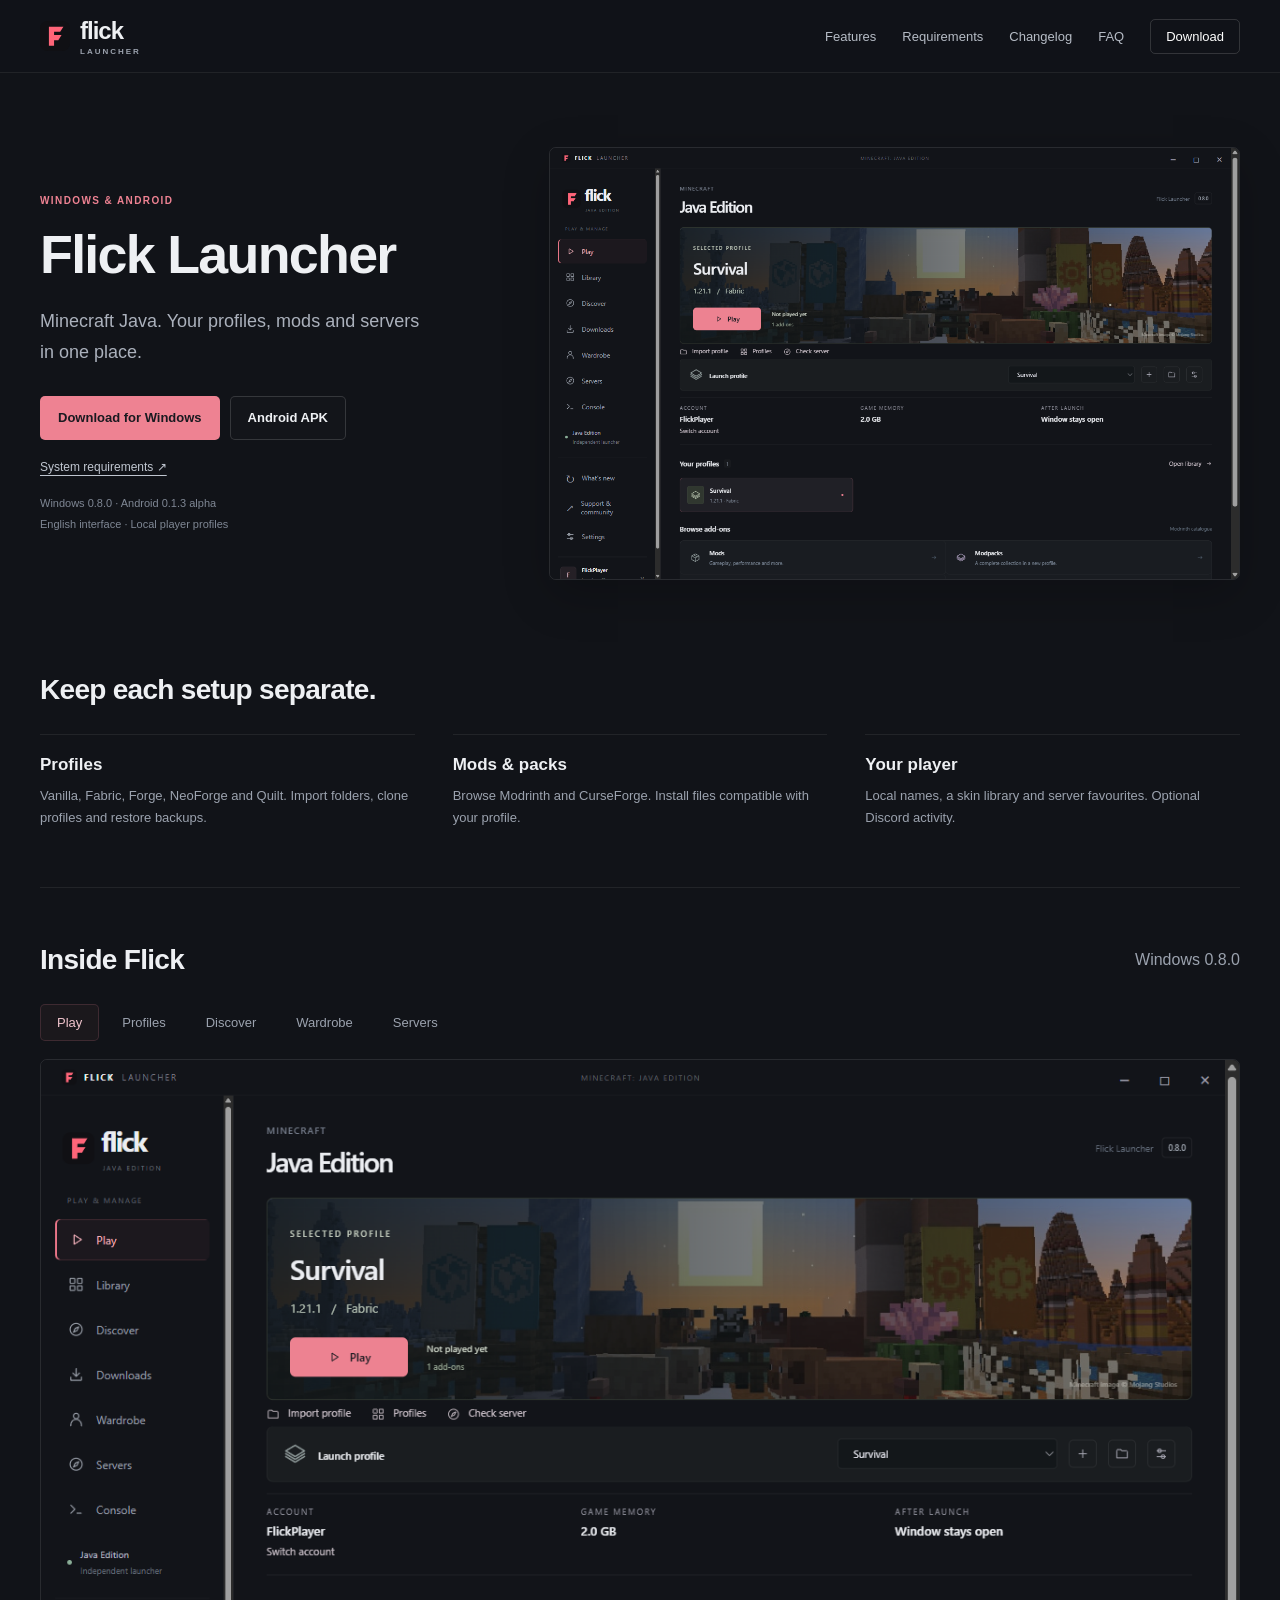
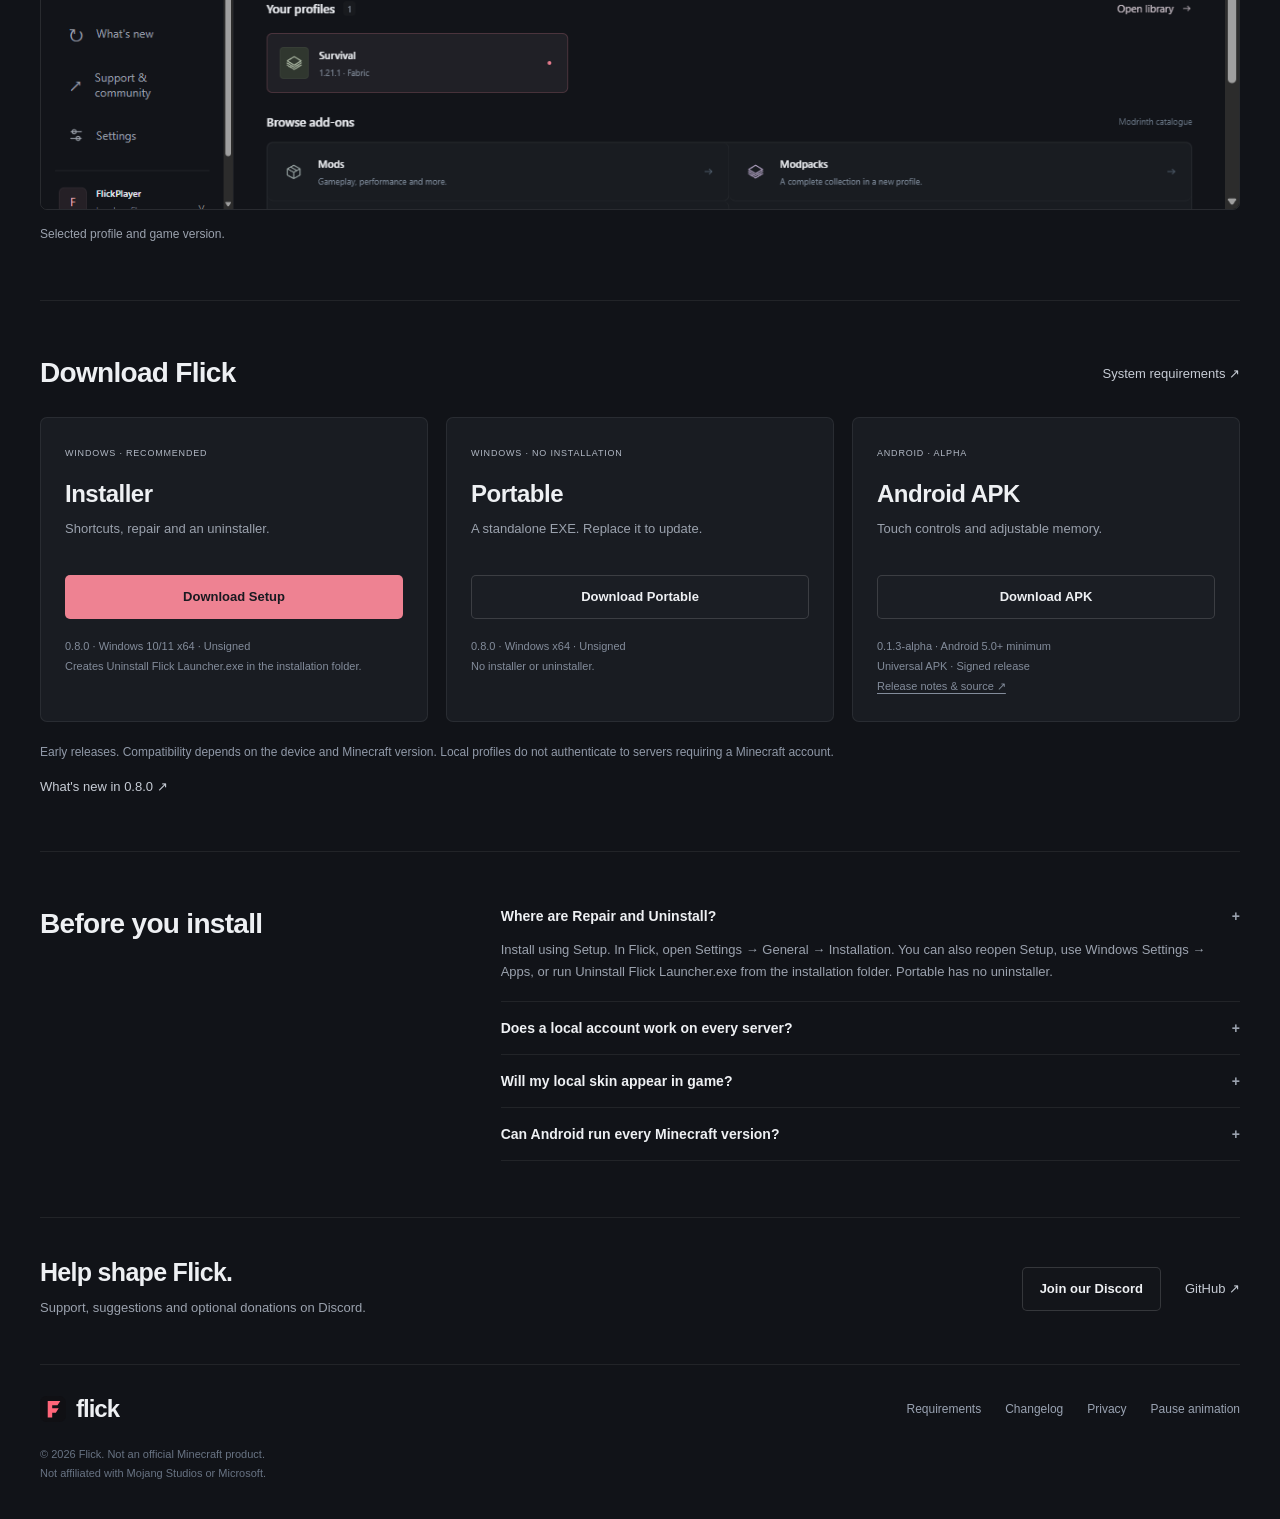
<file: index.html>
<!doctype html><html lang="en"><head><meta charset="utf-8"><meta name="viewport" content="width=device-width,initial-scale=1"><meta name="theme-color" content="#111318"><meta name="description" content="Flick Launcher for Minecraft Java. Local profiles, Modrinth and CurseForge. Download for Windows or Android."><meta property="og:title" content="Flick Launcher"><meta property="og:description" content="Minecraft Java for Windows and Android."><meta property="og:image" content="https://oskartrzaskawka.github.io/flick-launcher-site/assets/launcher-home.png"><meta property="og:type" content="website"><link rel="canonical" href="https://oskartrzaskawka.github.io/flick-launcher-site/"><title>Flick Launcher - Minecraft Java</title><link rel="icon" href="assets/mark.svg"><link rel="stylesheet" href="styles.css"><script src="app.js" defer></script></head><body><a class="skip-link" href="#main">Skip to content</a>
<header class="site-header"><div class="nav-wrap"><a class="brand" href="./"><img src="assets/mark.svg" width="30" height="30" alt=""><span>flick<span class="brand-sub">LAUNCHER</span></span></a><button class="menu-toggle" aria-label="Open navigation" aria-expanded="false" aria-controls="navigation">Menu</button><nav id="navigation" aria-label="Main navigation"><a href="#features">Features</a><a href="requirements.html">Requirements</a><a href="changelog.html">Changelog</a><a href="#faq">FAQ</a><a class="nav-cta" href="#download">Download</a></nav></div></header>
<main id="main"><section class="hero section-wrap"><div class="hero-copy"><p class="eyebrow">WINDOWS &amp; ANDROID</p><h1>Flick Launcher</h1><p class="hero-description">Minecraft Java. Your profiles, mods and servers in one place.</p><div class="hero-actions"><a class="button primary" href="https://github.com/OskarTrzaskawka/flick-launcher-site/releases/download/v0.8.0/Flick-Launcher-Setup.exe">Download for Windows</a><a class="button outline" href="#android-download">Android APK</a></div><a class="requirements-shortcut" href="requirements.html">System requirements &#8599;</a><p class="hero-footnote">Windows 0.8.0 &middot; Android 0.1.3 alpha<br>English interface &middot; Local player profiles</p></div><button class="image-button hero-visual" data-image="assets/launcher-home.png" data-caption="Flick Launcher 0.8.0 - Play" aria-label="Enlarge launcher screenshot"><img src="assets/launcher-home.png" width="1920" height="1080" alt="Flick Launcher Play screen" fetchpriority="high"></button></section>
<section id="features" class="section-wrap feature-section"><div class="section-heading"><h2>Keep each setup separate.</h2></div><div class="benefit-grid"><article><h3>Profiles</h3><p>Vanilla, Fabric, Forge, NeoForge and Quilt. Import folders, clone profiles and restore backups.</p></article><article><h3>Mods &amp; packs</h3><p>Browse Modrinth and CurseForge. Install files compatible with your profile.</p></article><article><h3>Your player</h3><p>Local names, a skin library and server favourites. Optional Discord activity.</p></article></div></section>
<section id="inside" class="section-wrap inside"><div class="section-heading"><h2>Inside Flick</h2><span class="muted">Windows 0.8.0</span></div><div class="gallery-tabs" role="tablist" aria-label="Launcher screenshots"><button role="tab" id="tab-play" aria-selected="true" aria-controls="screenshot-panel" data-shot="play" >Play</button><button role="tab" id="tab-library" aria-selected="false" aria-controls="screenshot-panel" data-shot="library" tabindex="-1">Profiles</button><button role="tab" id="tab-discover" aria-selected="false" aria-controls="screenshot-panel" data-shot="discover" tabindex="-1">Discover</button><button role="tab" id="tab-wardrobe" aria-selected="false" aria-controls="screenshot-panel" data-shot="wardrobe" tabindex="-1">Wardrobe</button><button role="tab" id="tab-servers" aria-selected="false" aria-controls="screenshot-panel" data-shot="servers" tabindex="-1">Servers</button></div><div id="screenshot-panel" role="tabpanel" aria-labelledby="tab-play"><button id="gallery-enlarge" class="image-button gallery-frame" data-image="assets/launcher-home.png" data-caption="Flick Launcher 0.8.0 - Play" aria-label="Enlarge screenshot"><img id="gallery-image" src="assets/launcher-home.png" width="1920" height="1080" alt="Flick Launcher Play screen" loading="lazy"></button><p id="gallery-description" class="gallery-caption">Selected profile and game version.</p></div></section>
<section id="download" class="section-wrap download-section"><div class="section-heading"><h2>Download Flick</h2><a class="text-link" href="requirements.html">System requirements &#8599;</a></div><div class="download-grid"><article><span class="label">WINDOWS &middot; RECOMMENDED</span><h3>Installer</h3><p>Shortcuts, repair and an uninstaller.</p><a class="button primary" href="https://github.com/OskarTrzaskawka/flick-launcher-site/releases/download/v0.8.0/Flick-Launcher-Setup.exe">Download Setup</a><small>0.8.0 &middot; Windows 10/11 x64 &middot; Unsigned<br>Creates Uninstall Flick Launcher.exe in the installation folder.</small></article><article><span class="label">WINDOWS &middot; NO INSTALLATION</span><h3>Portable</h3><p>A standalone EXE. Replace it to update.</p><a class="button outline" href="https://github.com/OskarTrzaskawka/flick-launcher-site/releases/download/v0.8.0/Flick-Launcher-Portable.exe">Download Portable</a><small>0.8.0 &middot; Windows x64 &middot; Unsigned<br>No installer or uninstaller.</small></article><article id="android-download"><span class="label">ANDROID &middot; ALPHA</span><h3>Android APK</h3><p>Touch controls and adjustable memory.</p><a class="button outline" href="https://github.com/OskarTrzaskawka/flick-launcher-site/releases/download/android-v0.1.3-alpha/Flick-Launcher-Android-0.1.3-alpha-universal.apk">Download APK</a><small>0.1.3-alpha &middot; Android 5.0+ minimum<br>Universal APK &middot; Signed release<br><a href="https://github.com/OskarTrzaskawka/flick-launcher-site/releases/tag/android-v0.1.3-alpha">Release notes &amp; source &#8599;</a></small></article></div><p class="compatibility-note">Early releases. Compatibility depends on the device and Minecraft version. Local profiles do not authenticate to servers requiring a Minecraft account.</p><a class="text-link" href="changelog.html">What's new in 0.8.0 &#8599;</a></section>
<section id="faq" class="section-wrap faq"><div><h2>Before you install</h2></div><div class="faq-list"><details open><summary>Where are Repair and Uninstall?<span>+</span></summary><p>Install using Setup. In Flick, open Settings &rarr; General &rarr; Installation. You can also reopen Setup, use Windows Settings &rarr; Apps, or run Uninstall Flick Launcher.exe from the installation folder. Portable has no uninstaller.</p></details><details><summary>Does a local account work on every server?<span>+</span></summary><p>No. Local names work in singleplayer and on servers that accept them. Flick has no Microsoft sign-in and does not grant a Minecraft licence.</p></details><details><summary>Will my local skin appear in game?<span>+</span></summary><p>Local skins require CustomSkinLoader in a compatible modded profile. Other players need compatible skin support too.</p></details><details><summary>Can Android run every Minecraft version?<span>+</span></summary><p>No. Game versions, Java runtimes, graphics drivers and available memory affect compatibility. This APK is an alpha; native 16 KB page-size support remains incomplete.</p></details></div></section>
<section id="project" class="section-wrap project"><div><h2>Help shape Flick.</h2><p>Support, suggestions and optional donations on Discord.</p></div><div class="project-actions"><a class="button outline" data-contact-link href="https://discord.gg/nEhCu8DY2R">Join our Discord</a><a class="text-link" data-project-link href="https://github.com/OskarTrzaskawka/flick-launcher-site">GitHub &#8599;</a></div></section></main>
<footer class="section-wrap"><div class="footer-top"><a class="brand" href="./"><img src="assets/mark.svg" width="26" height="26" alt=""><span>flick</span></a><div><a href="requirements.html">Requirements</a><a href="changelog.html">Changelog</a><a href="privacy.html">Privacy</a><button id="motion-toggle" aria-pressed="false">Pause animation</button></div></div><div class="footer-bottom"><p>&copy; 2026 Flick. Not an official Minecraft product.<br>Not affiliated with Mojang Studios or Microsoft.</p></div></footer>
<dialog id="lightbox" aria-label="Screenshot viewer"><div class="lightbox-header"><p id="lightbox-caption"></p><button id="close-lightbox" aria-label="Close screenshot">Close &#215;</button></div><img id="lightbox-image" alt=""></dialog></body></html>
</file>
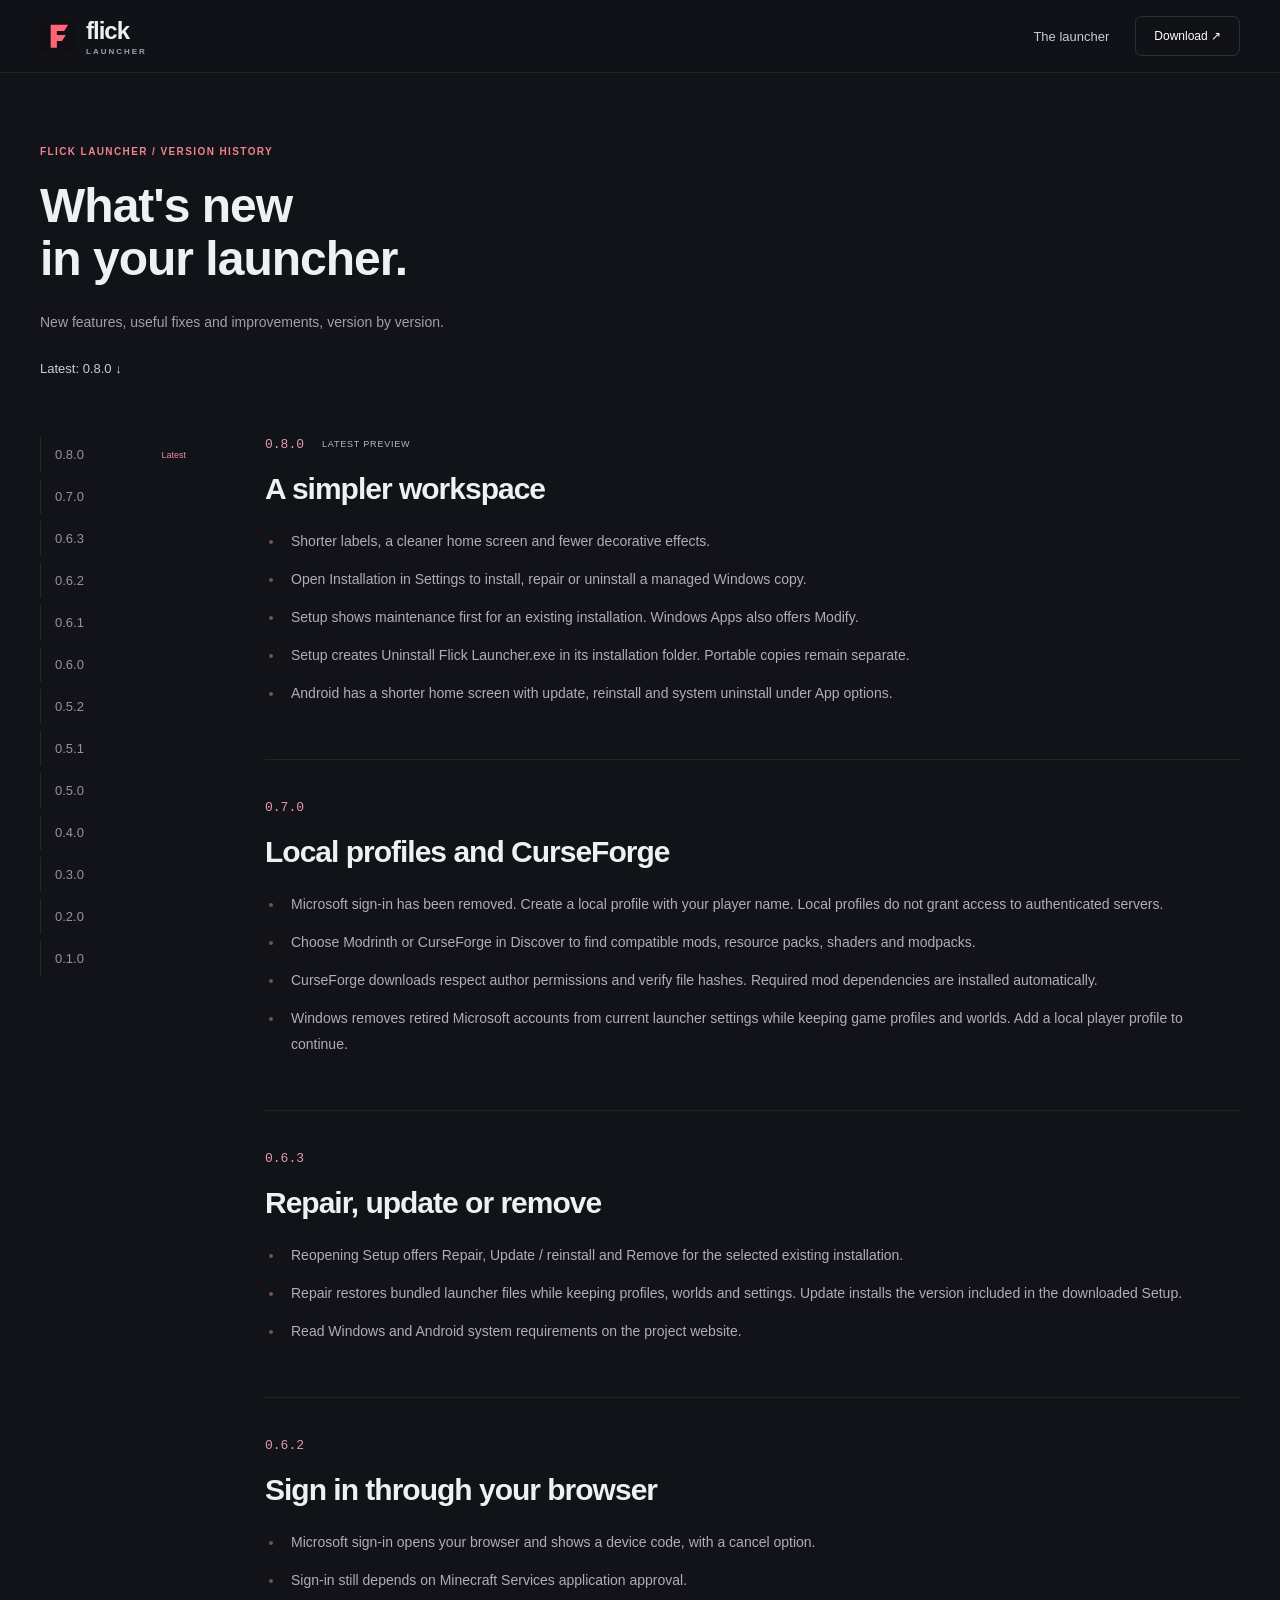
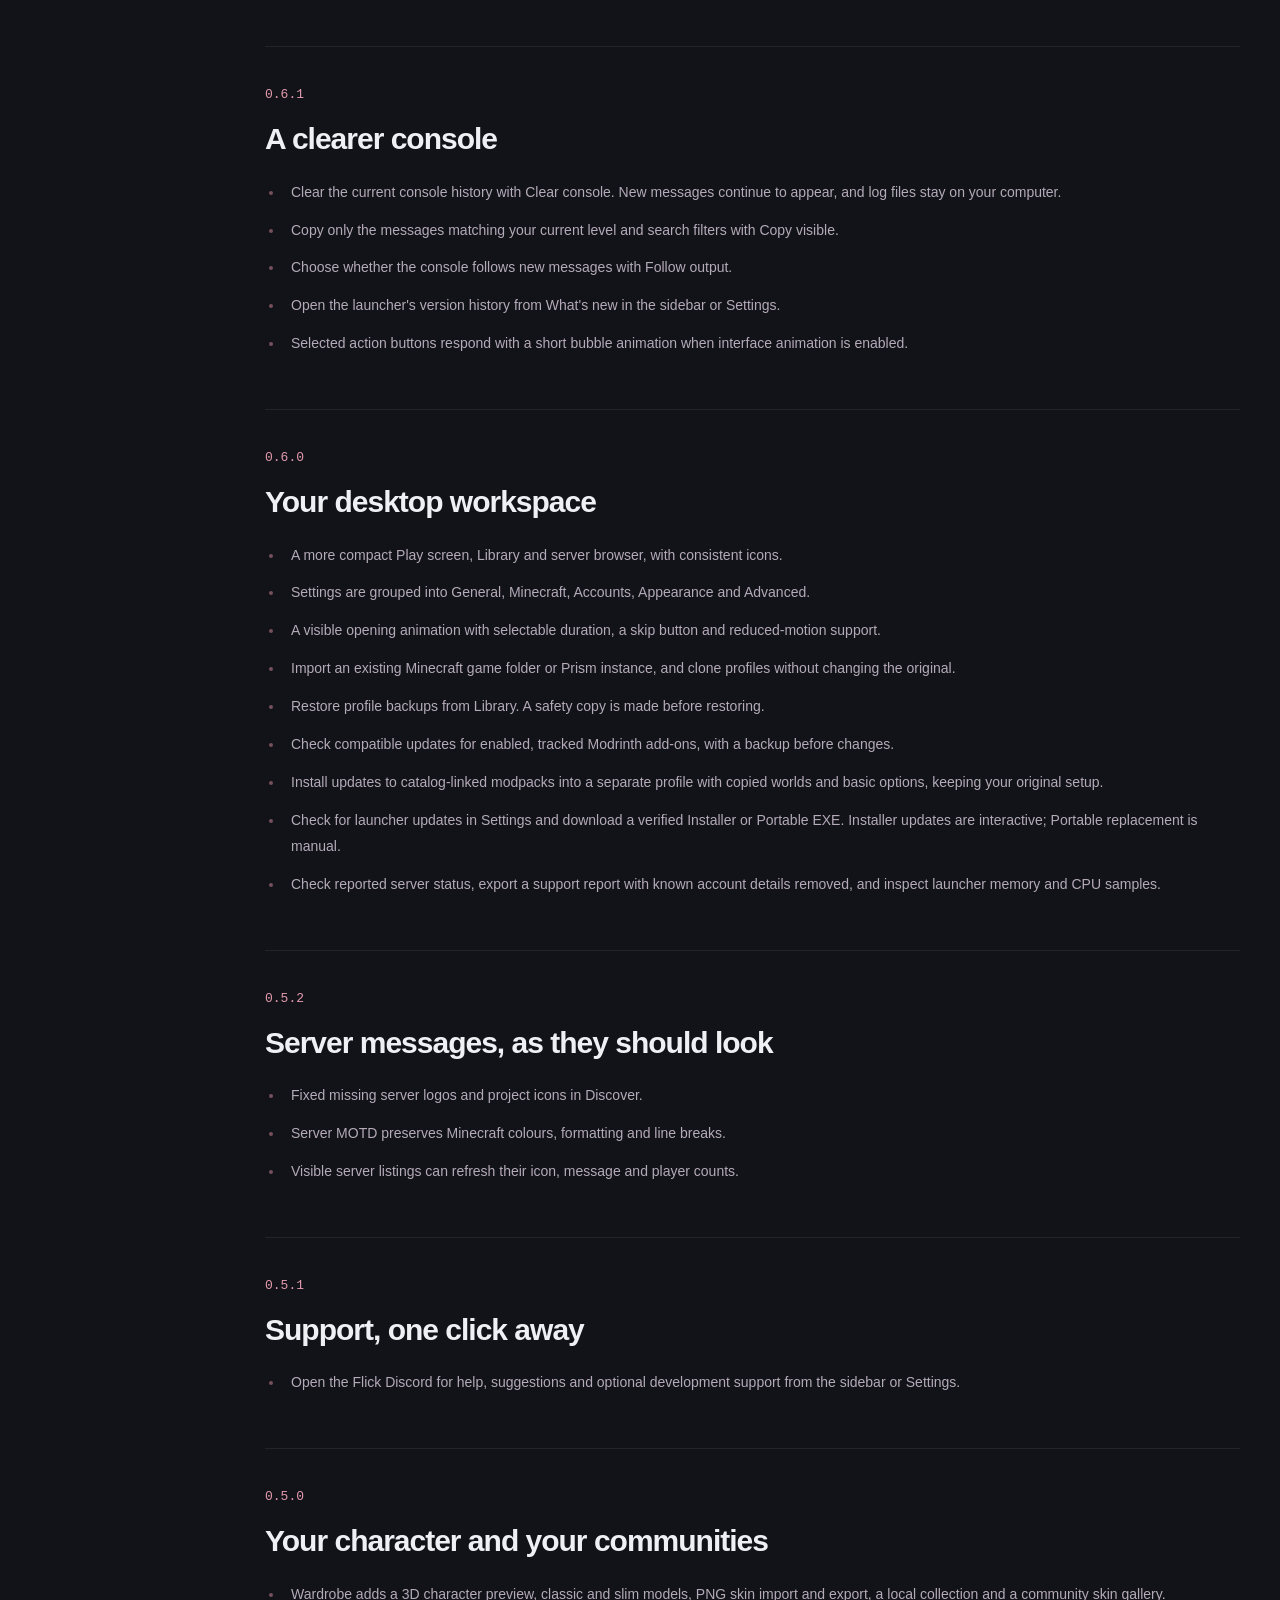
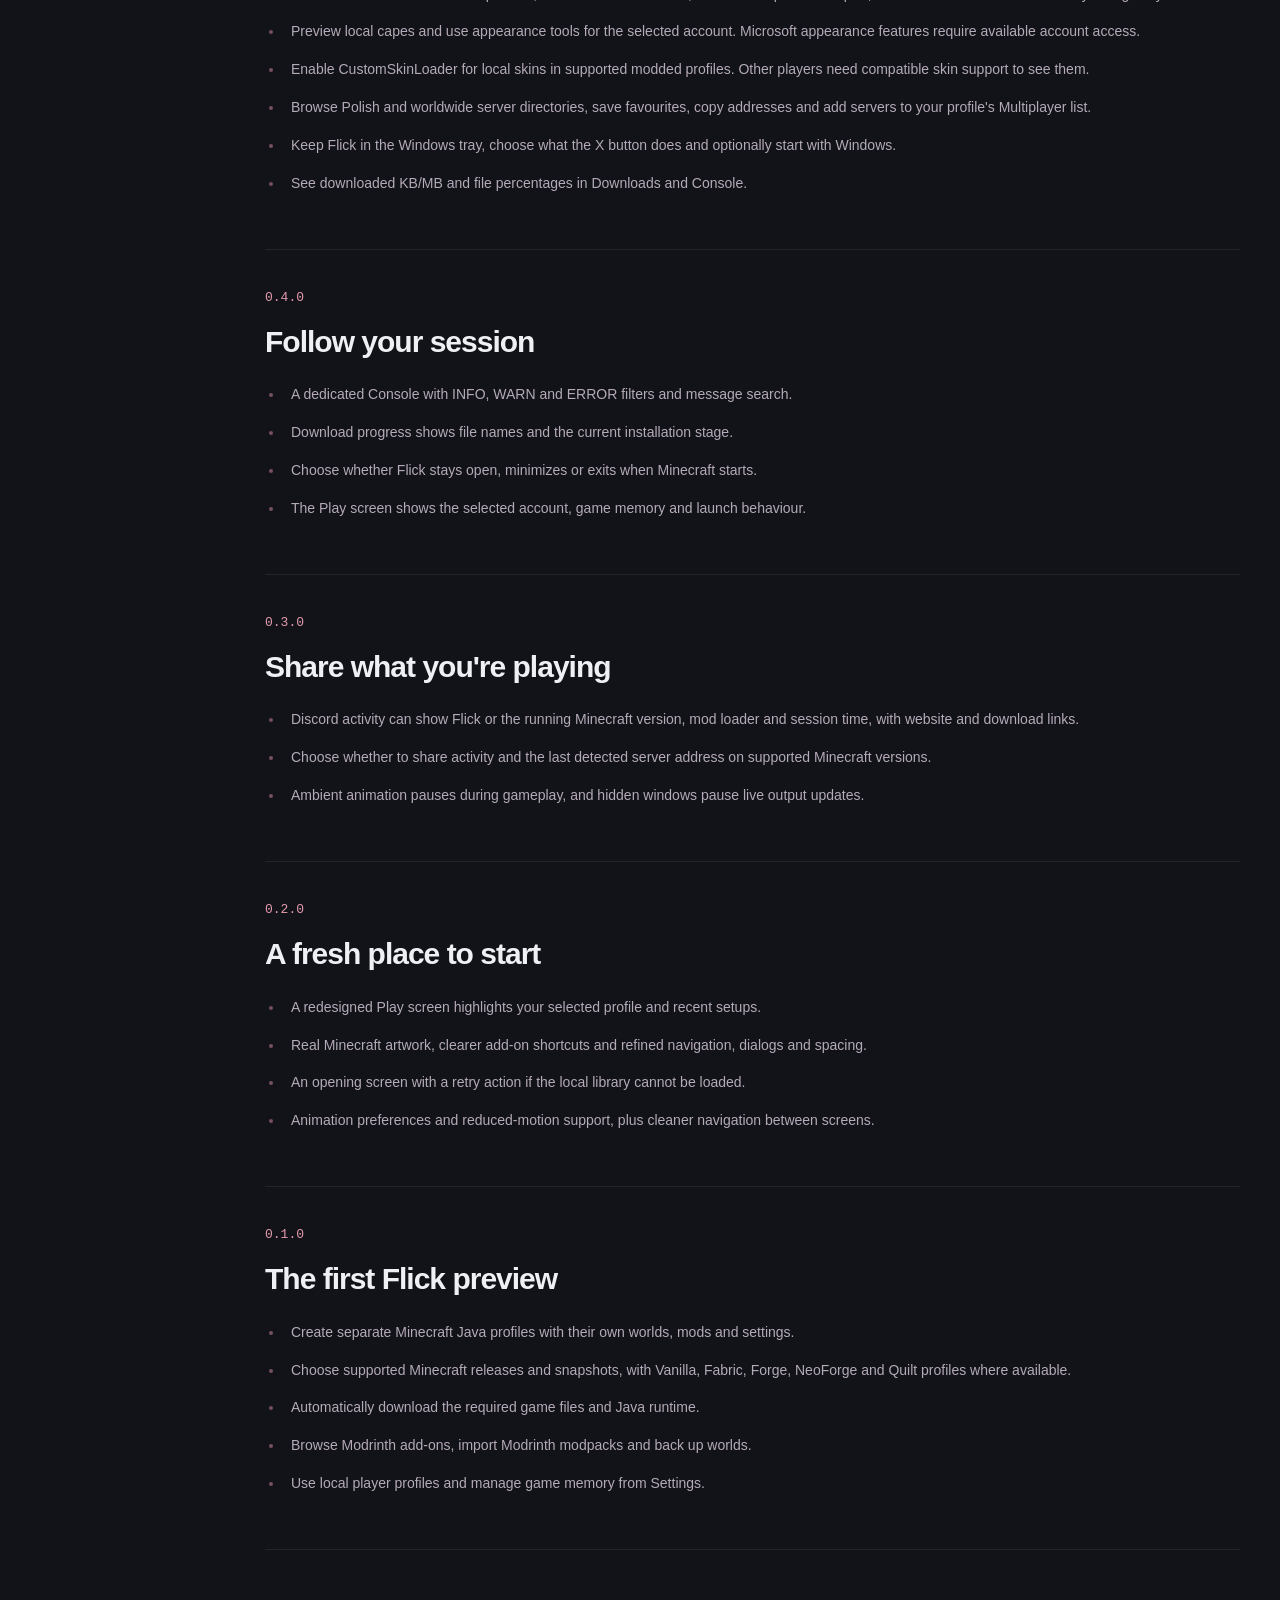
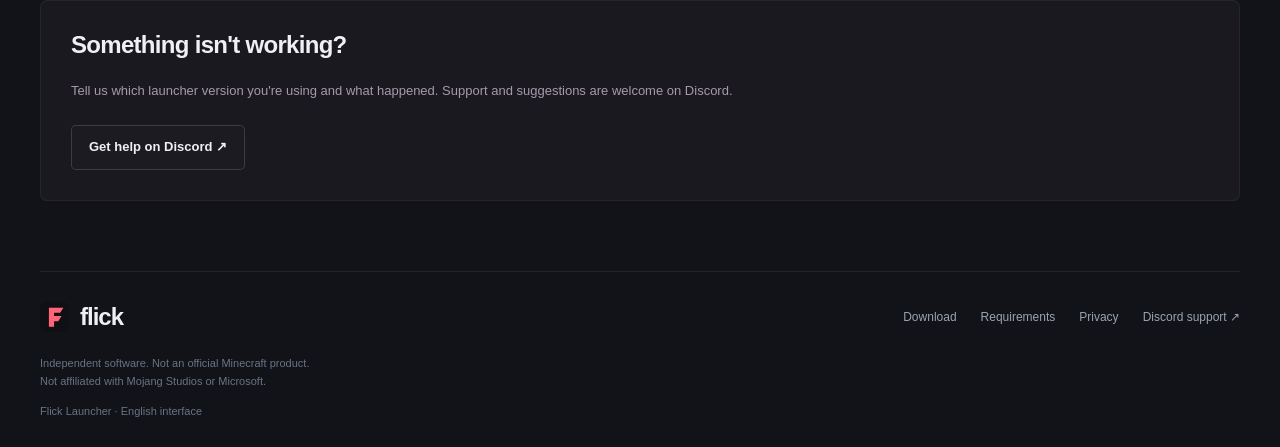
<file: changelog.html>
<!doctype html>
<html lang="en"><head><meta charset="utf-8"><meta name="viewport" content="width=device-width,initial-scale=1"><meta name="theme-color" content="#101014"><meta name="description" content="What's new in Flick Launcher. New features, fixes and improvements for each launcher version."><title>Changelog — Flick Launcher</title><link rel="canonical" href="https://oskartrzaskawka.github.io/flick-launcher-site/changelog.html"><link rel="icon" href="assets/mark.svg"><link rel="stylesheet" href="styles.css"><link rel="stylesheet" href="changelog.css"></head>
<body><a class="skip-link" href="#main">Skip to content</a><header class="site-header"><div class="nav-wrap"><a class="brand" href="./" aria-label="Flick Launcher home"><img src="assets/mark.svg" width="36" height="36" alt=""><span>flick<span class="brand-sub">LAUNCHER</span></span></a><div class="history-nav"><a class="text-link" href="./">The launcher</a><a class="nav-cta" href="./#download">Download ↗</a></div></div></header>
<main id="main" class="section-wrap changelog"><div class="changelog-heading"><p class="eyebrow">FLICK LAUNCHER / VERSION HISTORY</p><h1>What's new<br>in your launcher.</h1><p>New features, useful fixes and improvements, version by version.</p><a class="text-link" href="#v0.8.0">Latest: 0.8.0 ↓</a></div><div class="changelog-layout"><nav class="version-index" aria-label="Jump to version"><a href="#v0.8.0">0.8.0<span>Latest</span></a><a href="#v0.7.0">0.7.0</a><a href="#v0.6.3">0.6.3</a><a href="#v0.6.2">0.6.2</a><a href="#v0.6.1">0.6.1</a><a href="#v0.6.0">0.6.0</a><a href="#v0.5.2">0.5.2</a><a href="#v0.5.1">0.5.1</a><a href="#v0.5.0">0.5.0</a><a href="#v0.4.0">0.4.0</a><a href="#v0.3.0">0.3.0</a><a href="#v0.2.0">0.2.0</a><a href="#v0.1.0">0.1.0</a></nav><div class="version-history"><article class="version-entry" id="v0.8.0" aria-labelledby="heading-0.8.0"><div class="version-heading"><span class="version-number">0.8.0</span><span class="label coral">LATEST PREVIEW</span></div><h2 id="heading-0.8.0">A simpler workspace</h2><ul><li>Shorter labels, a cleaner home screen and fewer decorative effects.</li><li>Open Installation in Settings to install, repair or uninstall a managed Windows copy.</li><li>Setup shows maintenance first for an existing installation. Windows Apps also offers Modify.</li><li>Setup creates Uninstall Flick Launcher.exe in its installation folder. Portable copies remain separate.</li><li>Android has a shorter home screen with update, reinstall and system uninstall under App options.</li></ul></article><article class="version-entry" id="v0.7.0" aria-labelledby="heading-0.7.0"><div class="version-heading"><span class="version-number">0.7.0</span></div><h2 id="heading-0.7.0">Local profiles and CurseForge</h2><ul><li>Microsoft sign-in has been removed. Create a local profile with your player name. Local profiles do not grant access to authenticated servers.</li><li>Choose Modrinth or CurseForge in Discover to find compatible mods, resource packs, shaders and modpacks.</li><li>CurseForge downloads respect author permissions and verify file hashes. Required mod dependencies are installed automatically.</li><li>Windows removes retired Microsoft accounts from current launcher settings while keeping game profiles and worlds. Add a local player profile to continue.</li></ul></article><article class="version-entry" id="v0.6.3" aria-labelledby="heading-0.6.3"><div class="version-heading"><span class="version-number">0.6.3</span></div><h2 id="heading-0.6.3">Repair, update or remove</h2><ul><li>Reopening Setup offers Repair, Update / reinstall and Remove for the selected existing installation.</li><li>Repair restores bundled launcher files while keeping profiles, worlds and settings. Update installs the version included in the downloaded Setup.</li><li>Read Windows and Android system requirements on the project website.</li></ul></article><article class="version-entry" id="v0.6.2" aria-labelledby="heading-0.6.2"><div class="version-heading"><span class="version-number">0.6.2</span></div><h2 id="heading-0.6.2">Sign in through your browser</h2><ul><li>Microsoft sign-in opens your browser and shows a device code, with a cancel option.</li><li>Sign-in still depends on Minecraft Services application approval.</li></ul></article><article class="version-entry" id="v0.6.1" aria-labelledby="heading-0.6.1"><div class="version-heading"><span class="version-number">0.6.1</span></div><h2 id="heading-0.6.1">A clearer console</h2><ul><li>Clear the current console history with Clear console. New messages continue to appear, and log files stay on your computer.</li><li>Copy only the messages matching your current level and search filters with Copy visible.</li><li>Choose whether the console follows new messages with Follow output.</li><li>Open the launcher&#39;s version history from What&#39;s new in the sidebar or Settings.</li><li>Selected action buttons respond with a short bubble animation when interface animation is enabled.</li></ul></article><article class="version-entry" id="v0.6.0" aria-labelledby="heading-0.6.0"><div class="version-heading"><span class="version-number">0.6.0</span></div><h2 id="heading-0.6.0">Your desktop workspace</h2><ul><li>A more compact Play screen, Library and server browser, with consistent icons.</li><li>Settings are grouped into General, Minecraft, Accounts, Appearance and Advanced.</li><li>A visible opening animation with selectable duration, a skip button and reduced-motion support.</li><li>Import an existing Minecraft game folder or Prism instance, and clone profiles without changing the original.</li><li>Restore profile backups from Library. A safety copy is made before restoring.</li><li>Check compatible updates for enabled, tracked Modrinth add-ons, with a backup before changes.</li><li>Install updates to catalog-linked modpacks into a separate profile with copied worlds and basic options, keeping your original setup.</li><li>Check for launcher updates in Settings and download a verified Installer or Portable EXE. Installer updates are interactive; Portable replacement is manual.</li><li>Check reported server status, export a support report with known account details removed, and inspect launcher memory and CPU samples.</li></ul></article><article class="version-entry" id="v0.5.2" aria-labelledby="heading-0.5.2"><div class="version-heading"><span class="version-number">0.5.2</span></div><h2 id="heading-0.5.2">Server messages, as they should look</h2><ul><li>Fixed missing server logos and project icons in Discover.</li><li>Server MOTD preserves Minecraft colours, formatting and line breaks.</li><li>Visible server listings can refresh their icon, message and player counts.</li></ul></article><article class="version-entry" id="v0.5.1" aria-labelledby="heading-0.5.1"><div class="version-heading"><span class="version-number">0.5.1</span></div><h2 id="heading-0.5.1">Support, one click away</h2><ul><li>Open the Flick Discord for help, suggestions and optional development support from the sidebar or Settings.</li></ul></article><article class="version-entry" id="v0.5.0" aria-labelledby="heading-0.5.0"><div class="version-heading"><span class="version-number">0.5.0</span></div><h2 id="heading-0.5.0">Your character and your communities</h2><ul><li>Wardrobe adds a 3D character preview, classic and slim models, PNG skin import and export, a local collection and a community skin gallery.</li><li>Preview local capes and use appearance tools for the selected account. Microsoft appearance features require available account access.</li><li>Enable CustomSkinLoader for local skins in supported modded profiles. Other players need compatible skin support to see them.</li><li>Browse Polish and worldwide server directories, save favourites, copy addresses and add servers to your profile&#39;s Multiplayer list.</li><li>Keep Flick in the Windows tray, choose what the X button does and optionally start with Windows.</li><li>See downloaded KB/MB and file percentages in Downloads and Console.</li></ul></article><article class="version-entry" id="v0.4.0" aria-labelledby="heading-0.4.0"><div class="version-heading"><span class="version-number">0.4.0</span></div><h2 id="heading-0.4.0">Follow your session</h2><ul><li>A dedicated Console with INFO, WARN and ERROR filters and message search.</li><li>Download progress shows file names and the current installation stage.</li><li>Choose whether Flick stays open, minimizes or exits when Minecraft starts.</li><li>The Play screen shows the selected account, game memory and launch behaviour.</li></ul></article><article class="version-entry" id="v0.3.0" aria-labelledby="heading-0.3.0"><div class="version-heading"><span class="version-number">0.3.0</span></div><h2 id="heading-0.3.0">Share what you&#39;re playing</h2><ul><li>Discord activity can show Flick or the running Minecraft version, mod loader and session time, with website and download links.</li><li>Choose whether to share activity and the last detected server address on supported Minecraft versions.</li><li>Ambient animation pauses during gameplay, and hidden windows pause live output updates.</li></ul></article><article class="version-entry" id="v0.2.0" aria-labelledby="heading-0.2.0"><div class="version-heading"><span class="version-number">0.2.0</span></div><h2 id="heading-0.2.0">A fresh place to start</h2><ul><li>A redesigned Play screen highlights your selected profile and recent setups.</li><li>Real Minecraft artwork, clearer add-on shortcuts and refined navigation, dialogs and spacing.</li><li>An opening screen with a retry action if the local library cannot be loaded.</li><li>Animation preferences and reduced-motion support, plus cleaner navigation between screens.</li></ul></article><article class="version-entry" id="v0.1.0" aria-labelledby="heading-0.1.0"><div class="version-heading"><span class="version-number">0.1.0</span></div><h2 id="heading-0.1.0">The first Flick preview</h2><ul><li>Create separate Minecraft Java profiles with their own worlds, mods and settings.</li><li>Choose supported Minecraft releases and snapshots, with Vanilla, Fabric, Forge, NeoForge and Quilt profiles where available.</li><li>Automatically download the required game files and Java runtime.</li><li>Browse Modrinth add-ons, import Modrinth modpacks and back up worlds.</li><li>Use local player profiles and manage game memory from Settings.</li></ul></article></div></div><aside class="history-help"><h2>Something isn't working?</h2><p>Tell us which launcher version you're using and what happened. Support and suggestions are welcome on Discord.</p><a class="button outline" href="https://discord.gg/nEhCu8DY2R">Get help on Discord ↗</a></aside></main><footer class="section-wrap"><div class="footer-top"><a class="brand" href="./"><img src="assets/mark.svg" width="30" height="30" alt=""><span>flick</span></a><div><a href="./#download">Download</a><a href="requirements.html">Requirements</a><a href="privacy.html">Privacy</a><a href="https://discord.gg/nEhCu8DY2R">Discord support ↗</a></div></div><div class="footer-bottom"><p>Independent software. Not an official Minecraft product.<br>Not affiliated with Mojang Studios or Microsoft.</p><span>Flick Launcher · English interface</span></div></footer></body></html>
</file>
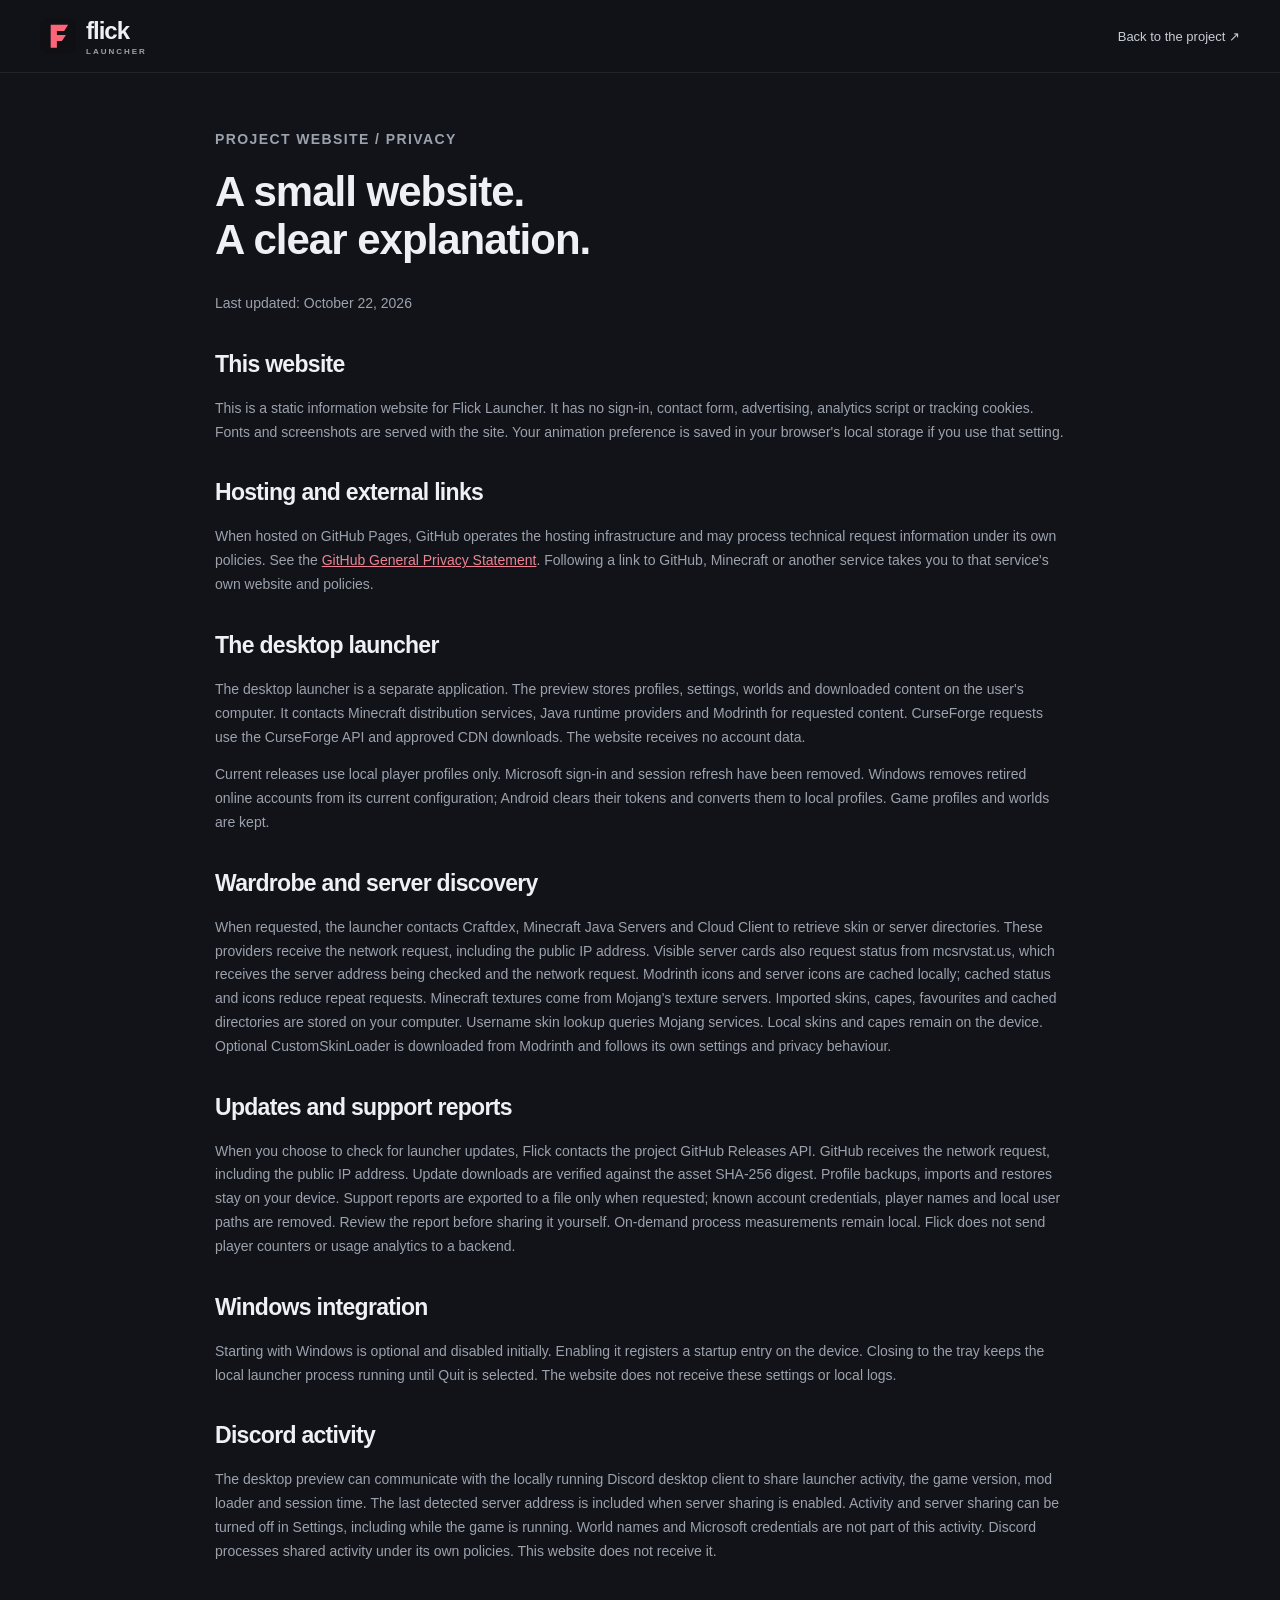
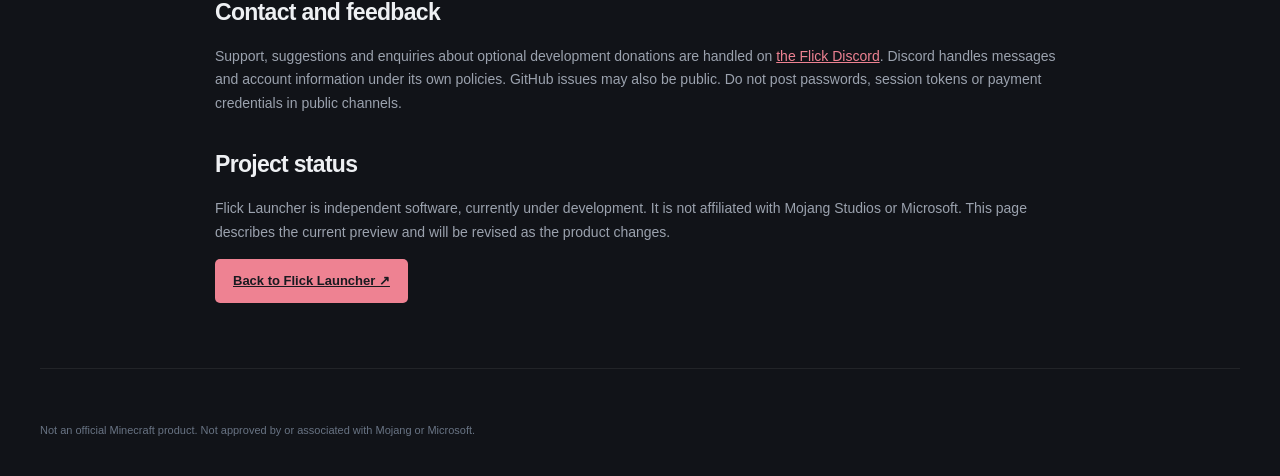
<file: privacy.html>
<!doctype html>
<html lang="en">
  <head>
    <meta charset="utf-8" />
    <meta name="viewport" content="width=device-width,initial-scale=1" />
    <meta name="theme-color" content="#101014" />
    <meta
      name="description"
      content="Privacy information for the Flick Launcher project website."
    />
    <title>Privacy — Flick Launcher</title>
    <link rel="icon" href="assets/mark.svg" />
    <link rel="stylesheet" href="styles.css" />
  </head>
  <body>
    <header class="site-header">
      <div class="nav-wrap">
        <a class="brand" href="./"
          ><img src="assets/mark.svg" width="36" height="36" alt="" /><span
            >flick<span class="brand-sub">LAUNCHER</span></span
          ></a
        ><a href="./" class="text-link">Back to the project ↗</a>
      </div>
    </header>
    <main class="section-wrap privacy">
      <p class="eyebrow">PROJECT WEBSITE / PRIVACY</p>
      <h1>A small website.<br />A clear explanation.</h1>
      <p class="privacy-date">Last updated: October 22, 2026</p>
      <h2>This website</h2>
      <p>
        This is a static information website for Flick Launcher. It has no sign-in, contact form,
        advertising, analytics script or tracking cookies. Fonts and screenshots are served with the
        site. Your animation preference is saved in your browser's local storage if you use that
        setting.
      </p>
      <h2>Hosting and external links</h2>
      <p>
        When hosted on GitHub Pages, GitHub operates the hosting infrastructure and may process
        technical request information under its own policies. See the
        <a
          href="https://docs.github.com/en/site-policy/privacy-policies/github-general-privacy-statement"
          >GitHub General Privacy Statement</a
        >. Following a link to GitHub, Minecraft or another service takes you to that service's own
        website and policies.
      </p>
      <h2>The desktop launcher</h2>
      <p>
        The desktop launcher is a separate application. The preview stores profiles, settings,
        worlds and downloaded content on the user's computer. It contacts Minecraft distribution
        services, Java runtime providers and Modrinth for requested content. CurseForge requests use the CurseForge API and approved CDN downloads. The website receives no account data.
      </p>
      <p>
        Current releases use local player profiles only. Microsoft sign-in and session refresh have been removed. Windows removes retired online accounts from its current configuration; Android clears their tokens and converts them to local profiles. Game profiles and worlds are kept.
      </p>
      <h2>Wardrobe and server discovery</h2><p>When requested, the launcher contacts Craftdex, Minecraft Java Servers and Cloud Client to retrieve skin or server directories. These providers receive the network request, including the public IP address. Visible server cards also request status from mcsrvstat.us, which receives the server address being checked and the network request. Modrinth icons and server icons are cached locally; cached status and icons reduce repeat requests. Minecraft textures come from Mojang's texture servers. Imported skins, capes, favourites and cached directories are stored on your computer. Username skin lookup queries Mojang services. Local skins and capes remain on the device. Optional CustomSkinLoader is downloaded from Modrinth and follows its own settings and privacy behaviour.</p><h2>Updates and support reports</h2><p>When you choose to check for launcher updates, Flick contacts the project GitHub Releases API. GitHub receives the network request, including the public IP address. Update downloads are verified against the asset SHA-256 digest. Profile backups, imports and restores stay on your device. Support reports are exported to a file only when requested; known account credentials, player names and local user paths are removed. Review the report before sharing it yourself. On-demand process measurements remain local. Flick does not send player counters or usage analytics to a backend.</p><h2>Windows integration</h2><p>Starting with Windows is optional and disabled initially. Enabling it registers a startup entry on the device. Closing to the tray keeps the local launcher process running until Quit is selected. The website does not receive these settings or local logs.</p>
      <h2>Discord activity</h2>
      <p>
        The desktop preview can communicate with the locally running Discord desktop client to
        share launcher activity, the game version, mod loader and session time. The last detected
        server address is included when server sharing is enabled. Activity and server sharing can
        be turned off in Settings, including while the game is running. World names and Microsoft
        credentials are not part of this activity. Discord processes shared activity under its own
        policies. This website does not receive it.
      </p>
      <h2>Contact and feedback</h2>
      <p>
        Support, suggestions and enquiries about optional development donations are handled on <a href="https://discord.gg/nEhCu8DY2R">the Flick Discord</a>. Discord handles messages and account information under its own policies. GitHub issues may also be public. Do not post passwords, session tokens or payment credentials in public channels.
      </p>
      <h2>Project status</h2>
      <p>
        Flick Launcher is independent software, currently under development. It is not affiliated
        with Mojang Studios or Microsoft. This page describes the current preview and will be
        revised as the product changes.
      </p>
      <a class="button primary" href="./">Back to Flick Launcher ↗</a>
    </main>
    <footer class="section-wrap">
      <div class="footer-bottom">
        <p>
          Not an official Minecraft product. Not approved by or associated with Mojang or Microsoft.
        </p>
      </div>
    </footer>
  </body>
</html>
</file>
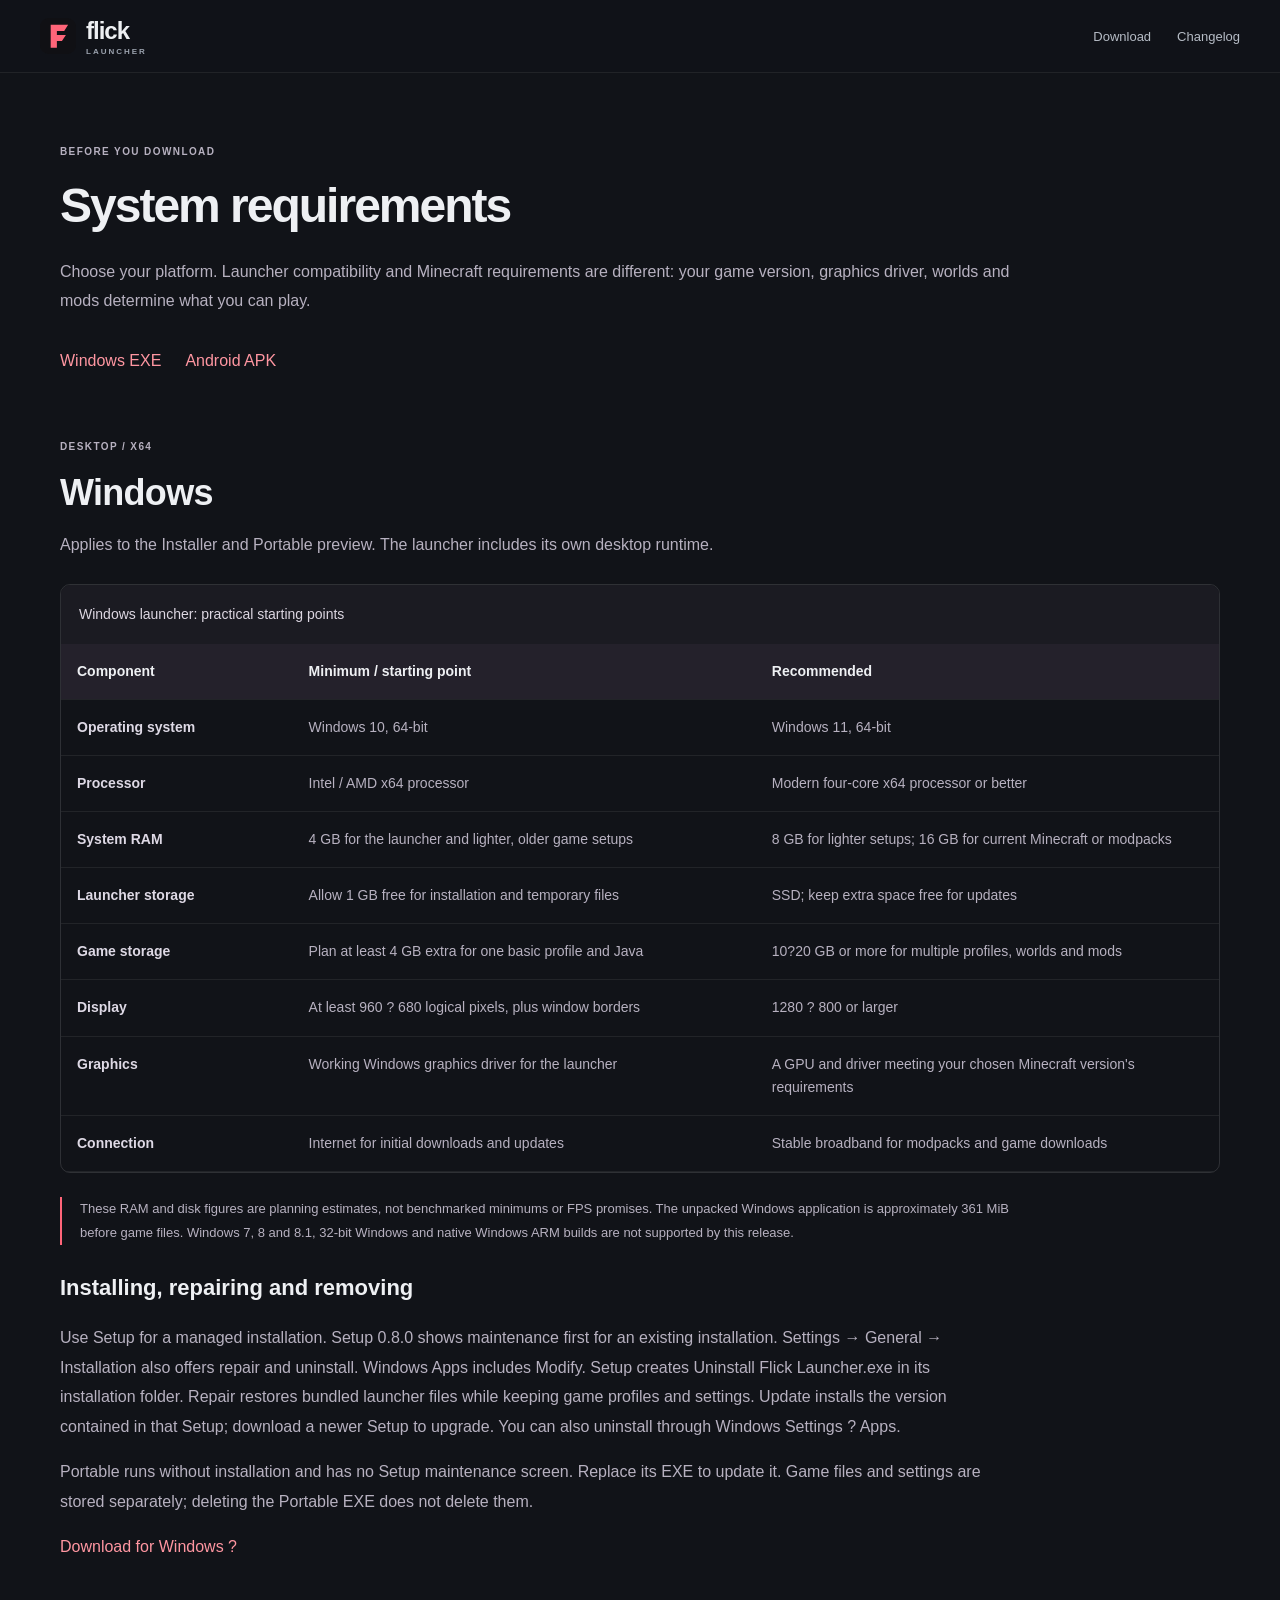
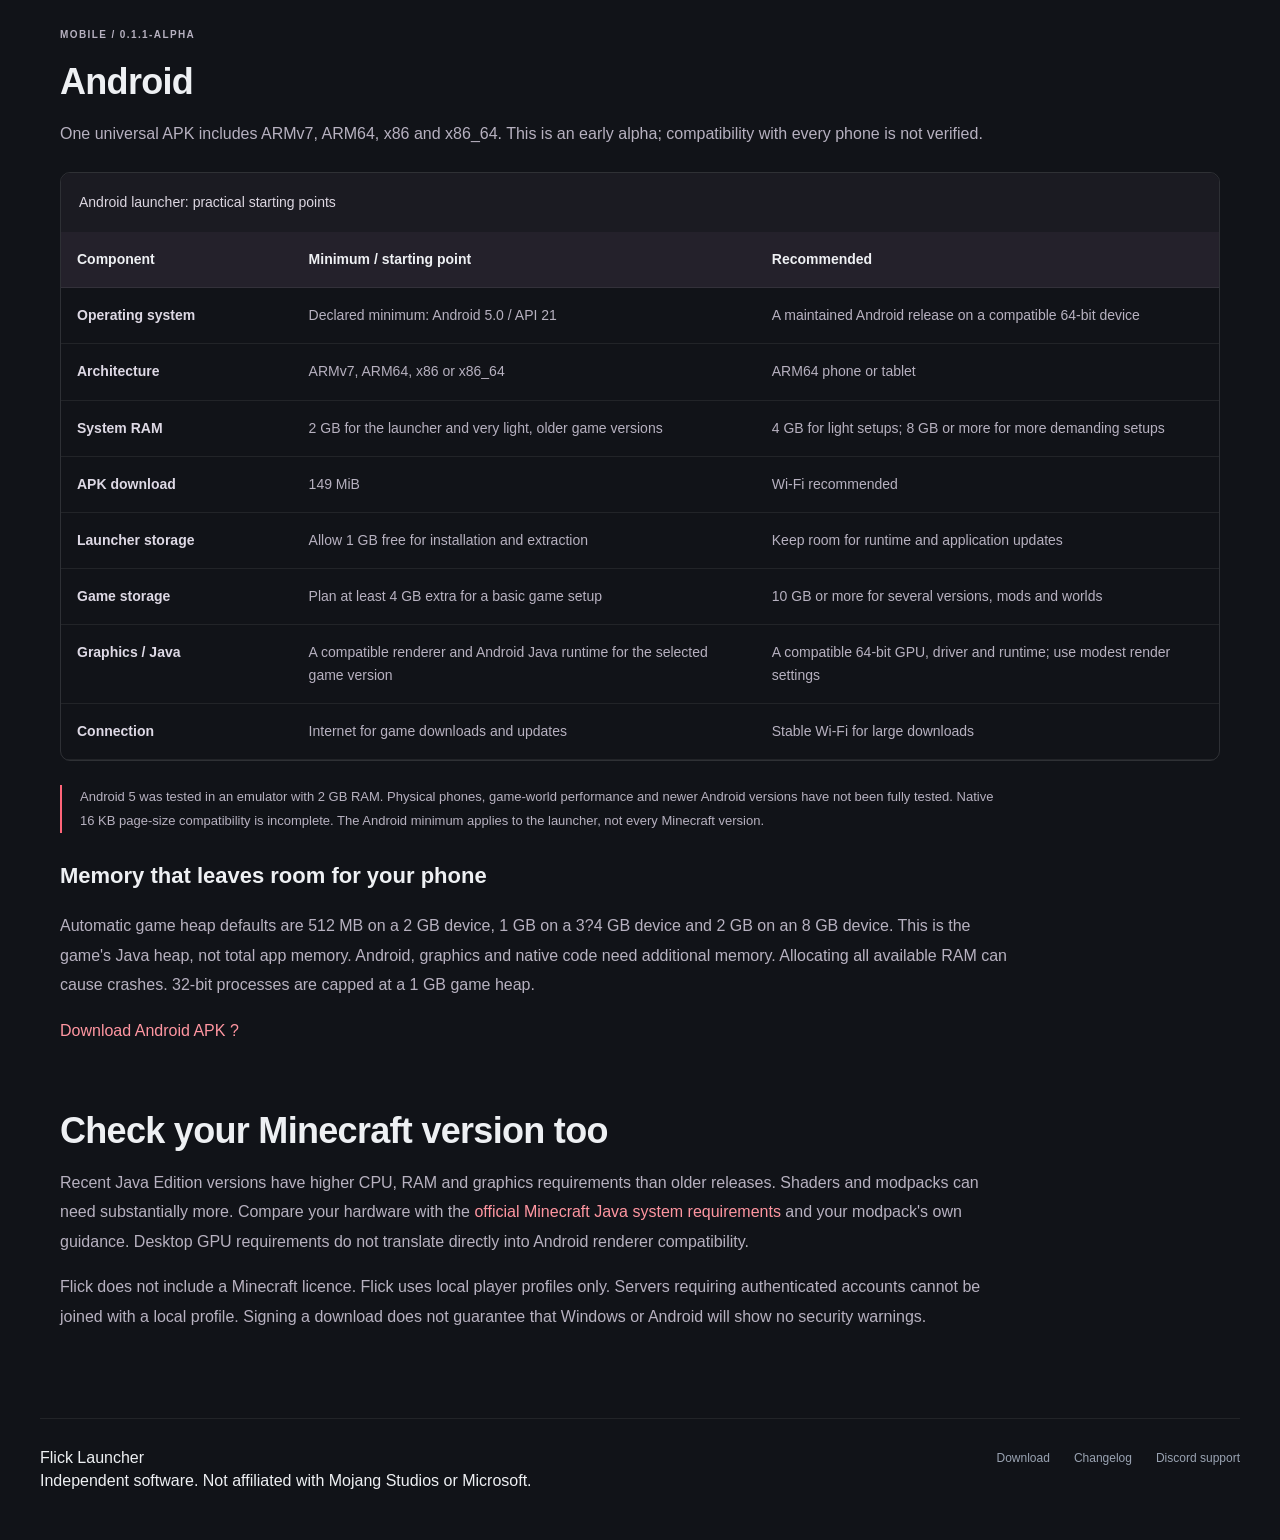
<file: requirements.html>
<!doctype html><html lang="en"><head><meta charset="utf-8"><meta name="viewport" content="width=device-width,initial-scale=1"><meta name="theme-color" content="#101014"><meta name="description" content="Flick Launcher system requirements for Windows EXE and Android APK: operating system, RAM, storage and compatibility."><title>System requirements ? Flick Launcher</title><link rel="icon" href="assets/mark.svg"><link rel="stylesheet" href="styles.css"><link rel="stylesheet" href="requirements.css"></head><body><a class="skip-link" href="#main">Skip to content</a><header class="site-header"><div class="nav-wrap"><a class="brand" href="./"><img src="assets/mark.svg" width="36" height="36" alt=""><span>flick<span class="brand-sub">LAUNCHER</span></span></a><nav aria-label="Page navigation"><a href="./#download">Download</a><a href="changelog.html">Changelog</a></nav></div></header><main id="main" class="section-wrap requirements"><p class="eyebrow">BEFORE YOU DOWNLOAD</p><h1>System requirements</h1><p class="requirements-intro">Choose your platform. Launcher compatibility and Minecraft requirements are different: your game version, graphics driver, worlds and mods determine what you can play.</p><nav class="platform-links" aria-label="Platforms"><a href="#windows">Windows EXE</a><a href="#android">Android APK</a></nav><section id="windows" aria-labelledby="windows-title"><p class="eyebrow">DESKTOP / X64</p><h2 id="windows-title">Windows</h2><p>Applies to the Installer and Portable preview. The launcher includes its own desktop runtime.</p><div class="table-scroll"><table><caption>Windows launcher: practical starting points</caption><thead><tr><th scope="col">Component</th><th scope="col">Minimum / starting point</th><th scope="col">Recommended</th></tr></thead><tbody><tr><th scope="row">Operating system</th><td>Windows 10, 64-bit</td><td>Windows 11, 64-bit</td></tr><tr><th scope="row">Processor</th><td>Intel / AMD x64 processor</td><td>Modern four-core x64 processor or better</td></tr><tr><th scope="row">System RAM</th><td>4 GB for the launcher and lighter, older game setups</td><td>8 GB for lighter setups; 16 GB for current Minecraft or modpacks</td></tr><tr><th scope="row">Launcher storage</th><td>Allow 1 GB free for installation and temporary files</td><td>SSD; keep extra space free for updates</td></tr><tr><th scope="row">Game storage</th><td>Plan at least 4 GB extra for one basic profile and Java</td><td>10?20 GB or more for multiple profiles, worlds and mods</td></tr><tr><th scope="row">Display</th><td>At least 960 ? 680 logical pixels, plus window borders</td><td>1280 ? 800 or larger</td></tr><tr><th scope="row">Graphics</th><td>Working Windows graphics driver for the launcher</td><td>A GPU and driver meeting your chosen Minecraft version's requirements</td></tr><tr><th scope="row">Connection</th><td>Internet for initial downloads and updates</td><td>Stable broadband for modpacks and game downloads</td></tr></tbody></table></div><p class="requirement-note">These RAM and disk figures are planning estimates, not benchmarked minimums or FPS promises. The unpacked Windows application is approximately 361 MiB before game files. Windows 7, 8 and 8.1, 32-bit Windows and native Windows ARM builds are not supported by this release.</p><h3>Installing, repairing and removing</h3><p>Use Setup for a managed installation. Setup 0.8.0 shows maintenance first for an existing installation. Settings &rarr; General &rarr; Installation also offers repair and uninstall. Windows Apps includes Modify. Setup creates Uninstall Flick Launcher.exe in its installation folder. Repair restores bundled launcher files while keeping game profiles and settings. Update installs the version contained in that Setup; download a newer Setup to upgrade. You can also uninstall through Windows Settings ? Apps.</p><p>Portable runs without installation and has no Setup maintenance screen. Replace its EXE to update it. Game files and settings are stored separately; deleting the Portable EXE does not delete them.</p><p><a href="./#download">Download for Windows ?</a></p></section><section id="android" aria-labelledby="android-title"><p class="eyebrow">MOBILE / 0.1.1-ALPHA</p><h2 id="android-title">Android</h2><p>One universal APK includes ARMv7, ARM64, x86 and x86_64. This is an early alpha; compatibility with every phone is not verified.</p><div class="table-scroll"><table><caption>Android launcher: practical starting points</caption><thead><tr><th scope="col">Component</th><th scope="col">Minimum / starting point</th><th scope="col">Recommended</th></tr></thead><tbody><tr><th scope="row">Operating system</th><td>Declared minimum: Android 5.0 / API 21</td><td>A maintained Android release on a compatible 64-bit device</td></tr><tr><th scope="row">Architecture</th><td>ARMv7, ARM64, x86 or x86_64</td><td>ARM64 phone or tablet</td></tr><tr><th scope="row">System RAM</th><td>2 GB for the launcher and very light, older game versions</td><td>4 GB for light setups; 8 GB or more for more demanding setups</td></tr><tr><th scope="row">APK download</th><td>149 MiB</td><td>Wi-Fi recommended</td></tr><tr><th scope="row">Launcher storage</th><td>Allow 1 GB free for installation and extraction</td><td>Keep room for runtime and application updates</td></tr><tr><th scope="row">Game storage</th><td>Plan at least 4 GB extra for a basic game setup</td><td>10 GB or more for several versions, mods and worlds</td></tr><tr><th scope="row">Graphics / Java</th><td>A compatible renderer and Android Java runtime for the selected game version</td><td>A compatible 64-bit GPU, driver and runtime; use modest render settings</td></tr><tr><th scope="row">Connection</th><td>Internet for game downloads and updates</td><td>Stable Wi-Fi for large downloads</td></tr></tbody></table></div><p class="requirement-note">Android 5 was tested in an emulator with 2 GB RAM. Physical phones, game-world performance and newer Android versions have not been fully tested. Native 16 KB page-size compatibility is incomplete. The Android minimum applies to the launcher, not every Minecraft version.</p><h3>Memory that leaves room for your phone</h3><p>Automatic game heap defaults are 512 MB on a 2 GB device, 1 GB on a 3?4 GB device and 2 GB on an 8 GB device. This is the game's Java heap, not total app memory. Android, graphics and native code need additional memory. Allocating all available RAM can cause crashes. 32-bit processes are capped at a 1 GB game heap.</p><p><a href="./#android-download">Download Android APK ?</a></p></section><section aria-labelledby="game-title"><h2 id="game-title">Check your Minecraft version too</h2><p>Recent Java Edition versions have higher CPU, RAM and graphics requirements than older releases. Shaders and modpacks can need substantially more. Compare your hardware with the <a href="https://www.minecraft.net/en-us/article/minecraft-java-edition-system-requirements">official Minecraft Java system requirements</a> and your modpack's own guidance. Desktop GPU requirements do not translate directly into Android renderer compatibility.</p><p>Flick does not include a Minecraft licence. Flick uses local player profiles only. Servers requiring authenticated accounts cannot be joined with a local profile. Signing a download does not guarantee that Windows or Android will show no security warnings.</p></section></main><footer class="section-wrap"><div class="footer-top"><a href="./">Flick Launcher</a><div><a href="./#download">Download</a><a href="changelog.html">Changelog</a><a href="https://discord.gg/nEhCu8DY2R">Discord support</a></div></div><p>Independent software. Not affiliated with Mojang Studios or Microsoft.</p></footer></body></html>
</file>
<file: styles.css>
:root{color-scheme:dark;--bg:#111318;--panel:#191c22;--line:#ffffff12;--text:#eef0f3;--muted:#9ba2ae;--accent:#ee8292;font-family:"Segoe UI",Arial,sans-serif;background:var(--bg);color:var(--text);scroll-behavior:smooth;scroll-padding-top:90px}*{box-sizing:border-box}body{margin:0}a{color:inherit;text-decoration:none}button,input,select{font:inherit}button{cursor:pointer;color:inherit}a:focus-visible,button:focus-visible{outline:2px solid var(--accent);outline-offset:4px}button:disabled{opacity:.5;cursor:default}.section-wrap{width:min(1200px,calc(100% - 56px));margin:auto}section{scroll-margin-top:90px}p{line-height:1.7}h1,h2,h3,p{margin-top:0}h2{font-size:28px;font-weight:600;letter-spacing:-.7px}h3{font-size:20px;font-weight:600}.muted,.hint{color:var(--muted)}.skip-link{position:fixed;left:20px;top:-100px;z-index:30;background:var(--accent);color:#111;padding:12px}.skip-link:focus{top:10px}.site-header{position:sticky;top:0;z-index:10;background:#111318f5;border-bottom:1px solid var(--line)}.nav-wrap{width:min(1200px,calc(100% - 56px));margin:auto;height:72px;display:flex;align-items:center;justify-content:space-between;gap:24px}.brand{display:flex;align-items:center;gap:10px;font-weight:650;font-size:24px;letter-spacing:-1px}.brand img{display:block}.brand-sub{display:block;font-size:8px;letter-spacing:2px;color:var(--muted);margin-top:2px}.site-header nav{display:flex;align-items:center;gap:26px;font-size:13px;color:#b6bcc6}.site-header nav a:hover{color:#fff}.nav-cta{padding:9px 15px;border:1px solid #ffffff25;border-radius:5px;color:#fff}.menu-toggle{display:none;background:none;border:1px solid var(--line);border-radius:5px;padding:8px 12px}.hero{display:grid;grid-template-columns:.8fr 1.2fr;gap:48px;align-items:center;padding-top:74px;padding-bottom:74px}.eyebrow{font-size:10px;font-weight:600;letter-spacing:1.4px;color:var(--accent);margin-bottom:16px}.hero h1{font-size:clamp(36px,4.2vw,54px);letter-spacing:-1.7px;line-height:1.1;margin-bottom:22px}.hero-description{font-size:18px;color:#abb1bc;max-width:390px;margin-bottom:28px}.hero-actions{display:flex;flex-wrap:wrap;gap:10px}.button{display:inline-flex;align-items:center;justify-content:center;padding:12px 17px;font-size:13px;font-weight:600;border-radius:5px;border:1px solid transparent;line-height:1.4;transition:background .15s,border-color .15s}.button.primary{background:#ee8292;color:#191a20}.button.primary:hover{background:#ffa0ad}.button.outline{border-color:#ffffff24;background:#ffffff03}.button.outline:hover{border-color:#ffffff55;background:#ffffff08}.requirements-shortcut{display:inline-block;font-size:12px;color:#c0c6d0;margin-top:20px;text-decoration:underline;text-underline-offset:4px}.hero-footnote{font-size:11px;color:#7f8794;line-height:1.9;margin-top:18px;margin-bottom:0}.image-button{display:block;width:100%;padding:0;border:0;background:none;text-align:left;cursor:zoom-in}.image-button img{display:block;width:100%;height:auto;border-radius:7px;border:1px solid #ffffff1a}.hero-visual{box-shadow:0 15px 45px #0003}.section-heading{display:flex;align-items:center;justify-content:space-between;gap:20px;margin-bottom:28px}.section-heading h2{margin:0}.text-link{font-size:13px;color:#c7ccd5}.text-link:hover{color:var(--accent)}.feature-section{padding-top:20px;padding-bottom:58px}.benefit-grid{display:grid;grid-template-columns:repeat(3,minmax(0,1fr));gap:38px}.benefit-grid article{border-top:1px solid var(--line);padding-top:20px}.benefit-grid h3{font-size:17px;margin-bottom:10px}.benefit-grid p{font-size:13px;color:var(--muted);margin:0}.inside,.demo-section,.download-section,.faq{padding-top:56px;padding-bottom:56px;border-top:1px solid var(--line)}.gallery-tabs{display:flex;gap:6px;margin-bottom:18px;overflow:auto}.gallery-tabs button{padding:10px 16px;border:1px solid transparent;border-radius:5px;background:none;font-size:13px;color:var(--muted);white-space:nowrap}.gallery-tabs [aria-selected=true]{color:#f1c4cd;background:#ee82920b;border-color:#ee82922b}.gallery-caption{font-size:12px;color:var(--muted);margin:14px 0 0}.demo-section video{display:block;width:100%;aspect-ratio:16/9;object-fit:contain;background:#0d0f13;border:1px solid var(--line);border-radius:7px}.video-caption{font-size:11px;color:#858e9c;line-height:1.8;margin-top:14px;margin-bottom:0}.download-grid{display:grid;grid-template-columns:repeat(3,minmax(0,1fr));gap:18px}.download-grid article{padding:24px;background:var(--panel);border:1px solid var(--line);border-radius:7px;min-width:0}.label{font-size:9px;color:#b2b9c5;letter-spacing:.8px}.download-grid h3{font-size:24px;letter-spacing:-.5px;margin:20px 0 10px}.download-grid p{color:var(--muted);font-size:13px;min-height:44px}.download-grid .button{width:100%}.download-grid small{display:block;font-size:11px;line-height:1.8;color:#838c9b;margin-top:18px}.download-grid small a{text-decoration:underline;text-underline-offset:3px}.compatibility-note{max-width:800px;color:#9099a8;font-size:12px;margin:20px 0 15px}.faq{display:grid;grid-template-columns:1fr 1.8fr;gap:50px}.faq-list details{border-bottom:1px solid var(--line);padding:18px 0}.faq-list details:first-child{padding-top:0}.faq-list summary{display:flex;justify-content:space-between;gap:18px;cursor:pointer;list-style:none;font-size:14px;font-weight:600}.faq-list summary::-webkit-details-marker{display:none}.faq-list summary span{color:var(--muted)}.faq-list p{font-size:13px;color:var(--muted);margin:15px 0 0}.project{padding-top:40px;padding-bottom:45px;display:flex;justify-content:space-between;align-items:center;gap:30px;border-top:1px solid var(--line)}.project h2{font-size:25px;margin-bottom:10px}.project p{font-size:13px;color:var(--muted);margin:0}.project-actions{display:flex;align-items:center;gap:24px}footer{padding-top:30px;padding-bottom:25px;border-top:1px solid var(--line)}.footer-top{display:flex;align-items:center;justify-content:space-between;gap:30px}.footer-top>div{display:flex;align-items:center;flex-wrap:wrap;gap:24px;font-size:12px;color:#9aa3b2}.footer-top button{background:none;border:0;padding:0;color:inherit;font-size:12px}.footer-bottom{font-size:11px;color:#687383;line-height:1.8;margin-top:22px}dialog{padding:20px;background:#191c22;color:var(--text);border:1px solid var(--line);border-radius:8px;max-width:95vw;max-height:94vh}dialog::backdrop{background:#000b}#lightbox-image{display:block;max-width:88vw;max-height:80vh;object-fit:contain}.lightbox-header{display:flex;align-items:center;justify-content:space-between;gap:20px;margin-bottom:16px;font-size:13px}.lightbox-header p{margin:0}.lightbox-header button{background:none;border:1px solid var(--line);border-radius:5px;padding:7px 10px}.privacy{max-width:850px;padding-top:55px;padding-bottom:65px}.privacy h1{font-size:42px;letter-spacing:-1px}.privacy h2{font-size:23px;margin-top:35px}.privacy p{font-size:14px;color:var(--muted)}.privacy a{color:var(--accent);text-decoration:underline}.privacy-date{font-size:12px}.paused *{animation:none!important;transition:none!important}.history-nav{display:flex;gap:20px}
@media(max-width:1000px){.site-header nav{gap:18px}.hero{gap:28px}.hero-actions .button{padding:11px 14px}.download-grid article{padding:20px}.download-grid h3{font-size:22px}}
@media(max-width:800px){.hero{grid-template-columns:1fr;padding-top:42px;padding-bottom:46px}.hero-copy{max-width:600px}.hero-description{max-width:540px}.hero-visual{margin-top:5px}.benefit-grid{gap:24px}.download-grid{grid-template-columns:1fr 1fr}.download-grid article:last-child{grid-column:1/-1}.download-grid p{min-height:0}.faq{grid-template-columns:1fr;gap:18px}.project{align-items:flex-start;flex-direction:column}.site-header nav{gap:16px;font-size:12px}.brand-sub{display:none}}
@media(max-width:620px){.section-wrap,.nav-wrap{width:calc(100% - 36px)}.nav-wrap{height:64px}.menu-toggle{display:block}.site-header #navigation{display:none;position:absolute;left:0;right:0;top:64px;padding:18px;background:#191c22;border-bottom:1px solid var(--line);flex-direction:column;align-items:stretch;gap:0}.site-header #navigation.open{display:flex}.site-header #navigation a{padding:13px;font-size:14px}.hero h1{font-size:39px}.hero-description{font-size:17px}.hero-actions{gap:10px}.hero-actions .button{flex:1}.benefit-grid{grid-template-columns:1fr;gap:22px}.feature-section{padding-bottom:35px}.inside,.demo-section,.download-section,.faq{padding-top:36px;padding-bottom:36px}.section-heading{align-items:flex-start;gap:15px;flex-wrap:wrap}h2{font-size:25px}.section-heading .muted{font-size:12px}.gallery-tabs{gap:2px}.gallery-tabs button{padding:10px 12px;font-size:12px}.download-grid{grid-template-columns:1fr}.download-grid article:last-child{grid-column:auto}.download-grid article{padding:23px}.download-grid p{min-height:0}.footer-top{align-items:flex-start;flex-direction:column;gap:24px}.footer-top>div{gap:16px;line-height:1.8}.project{padding-top:30px;padding-bottom:30px}}
@media(prefers-reduced-motion:reduce){:root{scroll-behavior:auto}*{animation:none!important;transition:none!important}}
</file>
<file: changelog.css>
.changelog{padding-top:70px;padding-bottom:70px}.changelog-heading{max-width:720px;margin-bottom:60px}.changelog-heading h1{font-size:clamp(34px,4vw,48px);letter-spacing:-1px;line-height:1.1;margin:20px 0 24px}.changelog-heading>p:not(.eyebrow){color:#a79daa;font-size:14px;line-height:1.8;margin-bottom:24px}.history-nav{display:flex;align-items:center;gap:26px}.history-nav .nav-cta{padding:12px 18px;border:1px solid #ffffff20;border-radius:7px;font-size:12px}
.changelog-layout{display:grid;grid-template-columns:160px minmax(0,1fr);gap:65px;align-items:start}.version-index{position:sticky;top:110px;display:grid;gap:7px}.version-index a{padding:10px 14px;color:#9c909f;border-left:1px solid #ffffff16;font-size:13px;text-decoration:none;display:flex;justify-content:space-between;gap:10px}.version-index a:hover,.version-index a:focus-visible{border-color:#ee889b;color:#f2bfcb;background:#ee889b08}.version-index a span{font-size:9px;color:#ee889b;padding-top:3px}.version-entry{padding:0 0 40px;margin-bottom:40px;border-bottom:1px solid #ffffff12;scroll-margin-top:110px}.version-heading{display:flex;gap:18px;align-items:center;margin-bottom:18px}.version-number{font:13px Consolas,monospace;color:#e49aac}.version-entry h2{font-size:30px;letter-spacing:-1px;margin:0 0 22px;line-height:1.25}.version-entry ul{margin:0;padding-left:19px}.version-entry li{color:#b5aab9;font-size:14px;line-height:1.85;padding-left:7px;margin:12px 0}.version-entry li::marker{color:#77505e}.history-help{margin-top:10px;padding:30px;background:#1b1920;border:1px solid #ffffff0d;border-radius:7px}.history-help h2{font-size:24px;letter-spacing:-.7px}.history-help p{color:#a69aaa;font-size:13px;line-height:1.8;max-width:700px;margin:16px 0 23px}
@media(max-width:700px){.changelog{padding-top:40px}.changelog-heading{margin-bottom:35px}.changelog-layout{grid-template-columns:1fr;gap:30px}.version-index{position:static;display:flex;flex-wrap:wrap;gap:7px}.version-index a{border:1px solid #ffffff14;border-radius:6px;padding:9px 12px}.version-index a span{display:none}.version-entry h2{font-size:25px}.version-entry li{font-size:13px}.history-nav{gap:14px}.history-nav a{font-size:11px}.history-nav .nav-cta{padding:10px}.history-help{padding:23px}}
</file>
<file: requirements.css>
.requirements{padding-top:70px;padding-bottom:70px;max-width:1160px}.requirements h1{font-size:clamp(32px,4vw,48px);letter-spacing:-2px;margin:16px 0 24px}.requirements p{color:#b7b1c0;line-height:1.85;max-width:950px}.requirements a{color:#ff96a1}.platform-links{display:flex;gap:24px;padding:20px 0}.requirements section{padding-top:48px;scroll-margin-top:90px}.requirements h2{font-size:36px;margin-bottom:16px}.requirements h3{font-size:22px;margin-top:30px}.table-scroll{overflow-x:auto;margin:24px 0;border:1px solid #ffffff20;border-radius:10px}.requirements table{width:100%;border-collapse:collapse;text-align:left;font-size:14px;line-height:1.65}.requirements caption{text-align:left;padding:18px;color:#ddd7e2;background:#1b1b22}.requirements th,.requirements td{padding:16px;border-bottom:1px solid #ffffff12;vertical-align:top}.requirements thead{background:#24212b}.requirements tbody th{width:20%;color:#ded9e5}.requirements td{width:40%;color:#b7b1c0}.requirement-note{font-size:13px;border-left:2px solid #ff6579;padding-left:18px}@media(max-width:650px){.requirements{padding-top:36px}.requirements th,.requirements td{padding:12px 10px}.requirements table{font-size:12px;min-width:520px}.nav-wrap{gap:16px}.site-header nav{display:flex;gap:14px}.requirements h2{font-size:29px}}.requirements + footer{padding-bottom:30px}.site-header nav{position:static;inset:auto;display:flex;flex-direction:row;width:auto;padding:0;background:transparent;box-shadow:none;border:0;opacity:1;visibility:visible;transform:none}.site-header nav a{font-size:13px}@media(max-width:650px){.site-header .nav-wrap{min-height:76px}.site-header nav{gap:12px}.brand-sub{display:none}}
</file>
